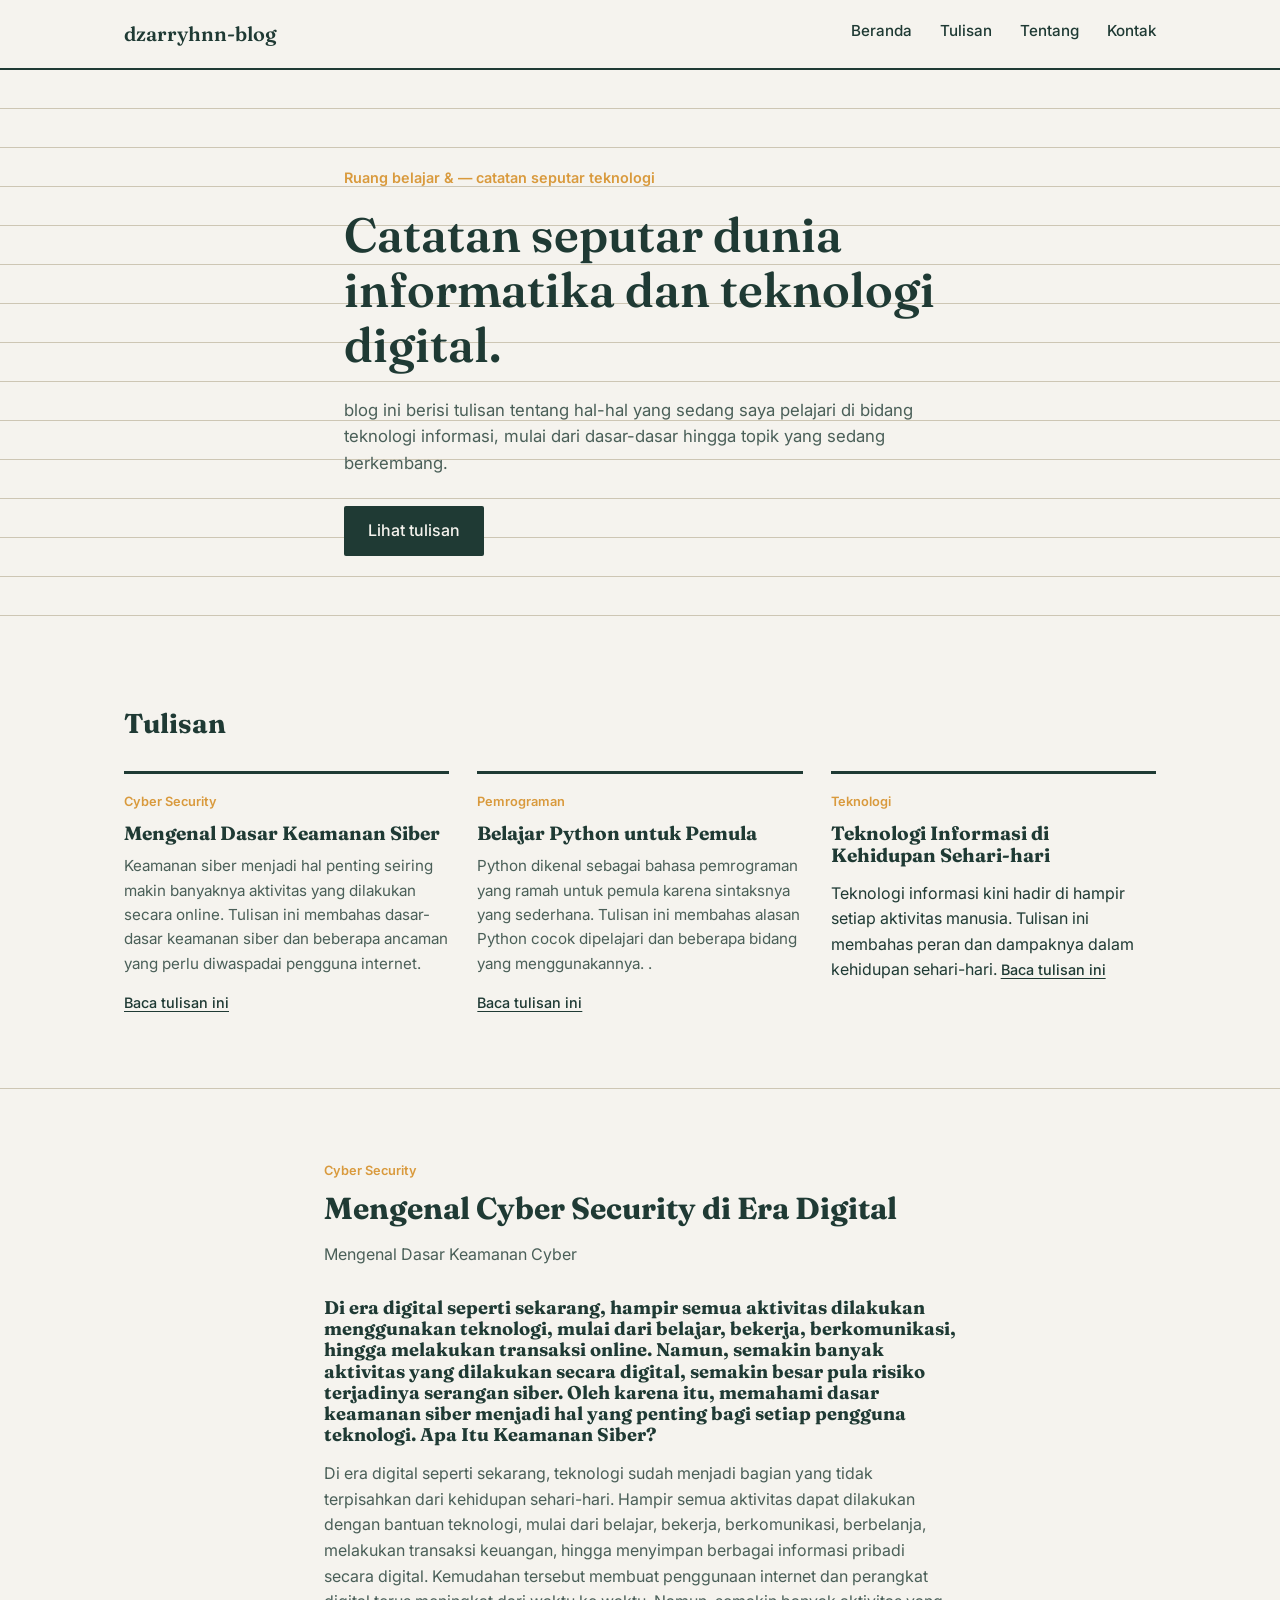
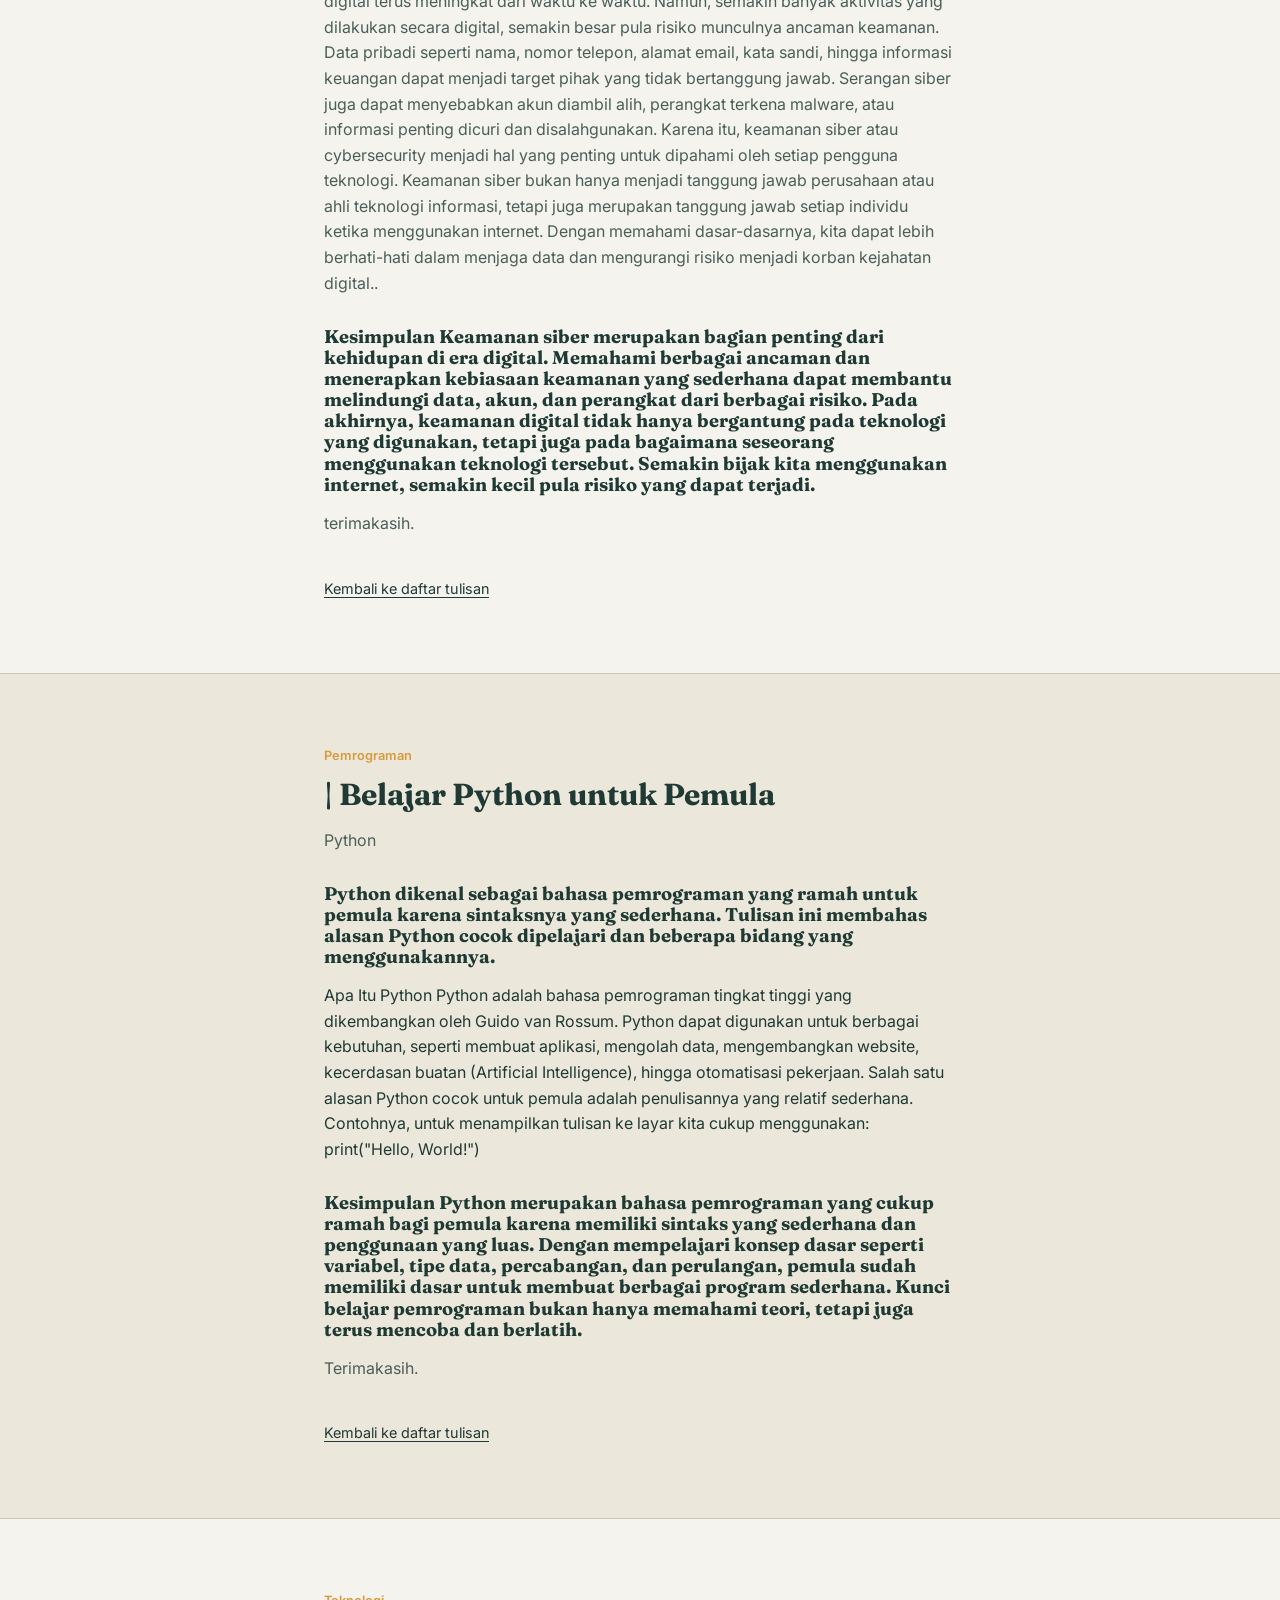
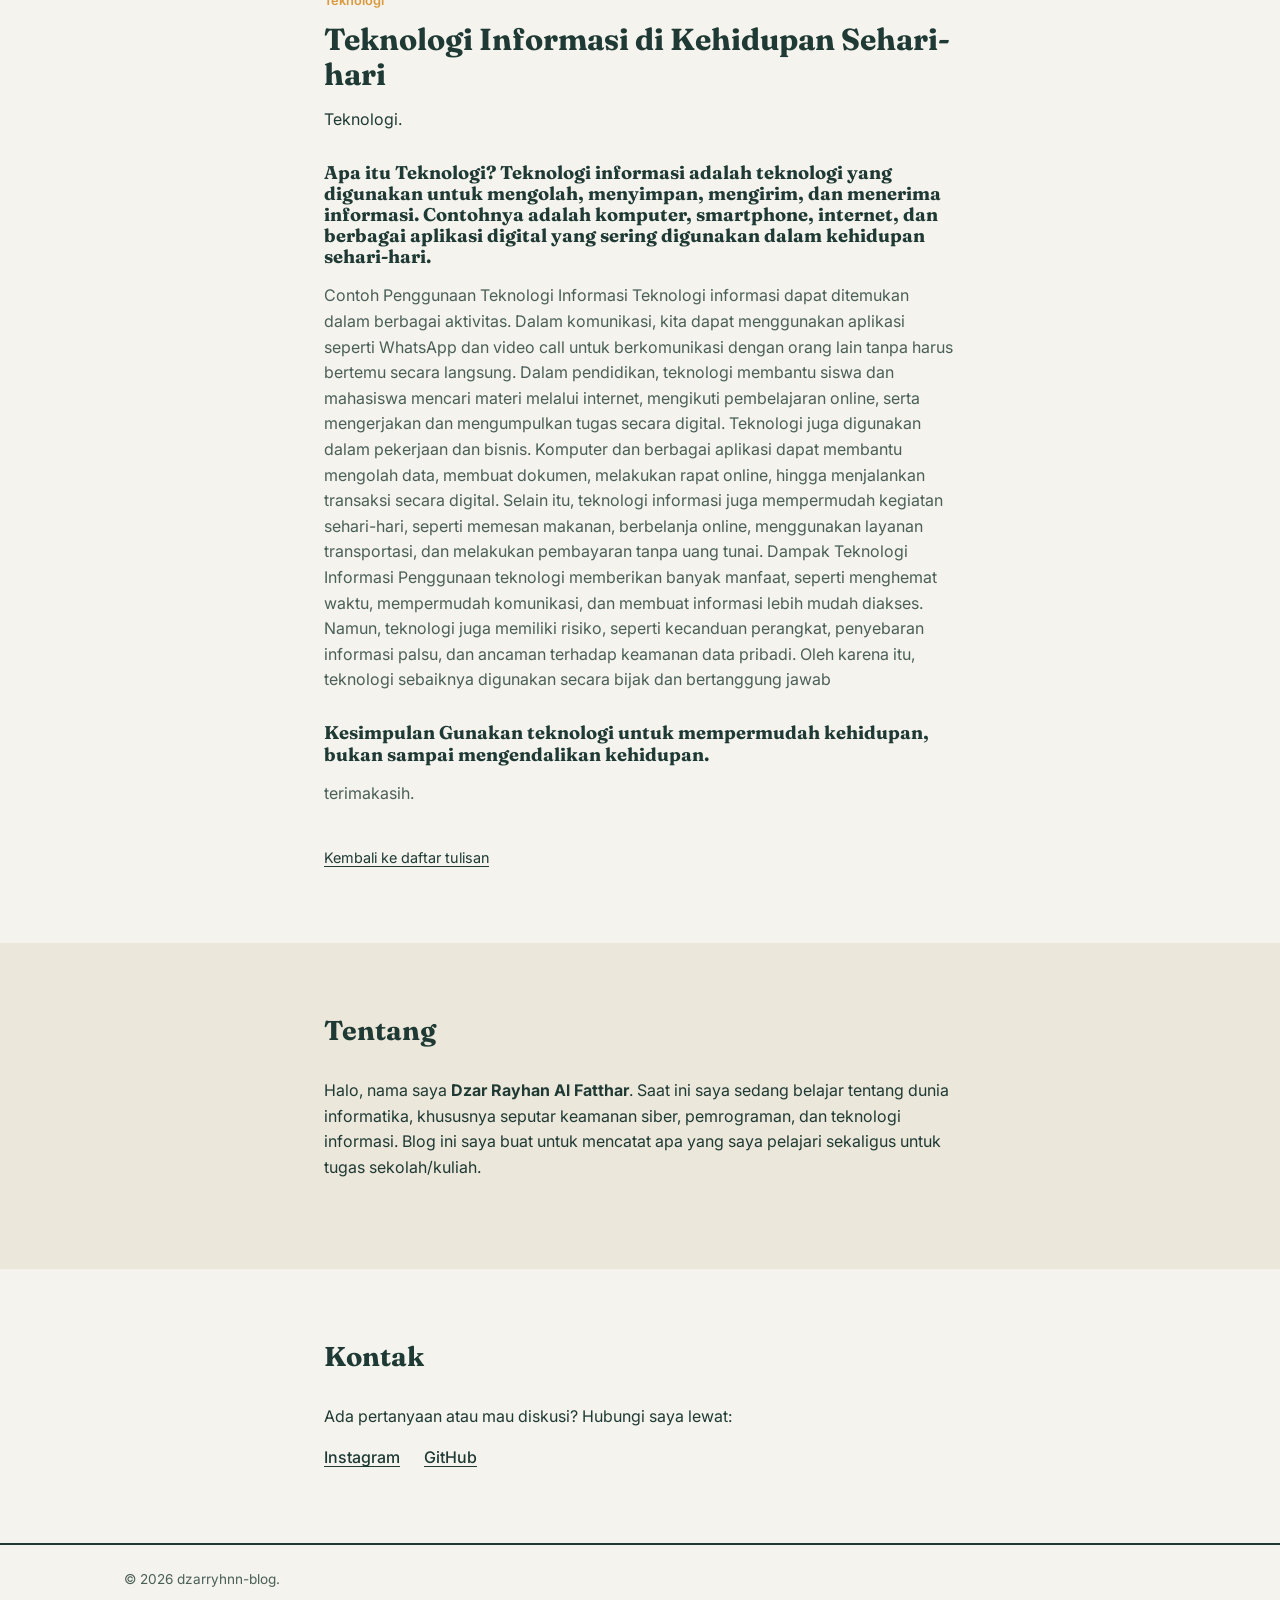
<file: index.html>
<!DOCTYPE html>
<html lang="id">
<head>
  <meta charset="UTF-8" />
  <meta name="viewport" content="width=device-width, initial-scale=1.0" />
  <title>dzarryhnn-blog</title>
  <link rel="preconnect" href="https://fonts.googleapis.com" />
  <link rel="preconnect" href="https://fonts.gstatic.com" crossorigin />
  <link href="https://fonts.googleapis.com/css2?family=Fraunces:opsz,wght@9..144,400;9..144,600;9..144,700&family=Inter:wght@400;500;600&display=swap" rel="stylesheet" />
  <link rel="stylesheet" href="style.css" />
</head>
<body>

  <header class="site-header">
    <div class="wrap header-inner">
      <a href="#" class="brand">dzarryhnn-blog</a>
      <nav class="nav">
        <a href="#">Beranda</a>
        <a href="#tulisan">Tulisan</a>
        <a href="#tentang">Tentang</a>
        <a href="#kontak">Kontak</a>
      </nav>
    </div>
  </header>

  <section class="hero">
    <div class="wrap hero-inner">
      <p class="hero-tag">Ruang belajar & &mdash; catatan seputar teknologi</p>
      <h1>Catatan seputar dunia informatika dan teknologi digital.</h1>
      <p class="hero-desc">
        blog ini berisi tulisan tentang hal-hal yang sedang saya pelajari di bidang teknologi informasi, mulai dari dasar-dasar hingga topik yang sedang berkembang.
      </p>
      <a href="#tulisan" class="btn">Lihat tulisan</a>
    </div>
  </section>

  <section id="tulisan" class="posts">
    <div class="wrap">
      <h2 class="section-title">Tulisan</h2>

      <div class="post-grid">

        <article class="post-card">
          <span class="post-topic">Cyber Security</span>
          <h3><a href="#post-satu">Mengenal Dasar Keamanan Siber</a></h3>
          <p>Keamanan siber menjadi hal penting seiring makin banyaknya aktivitas yang dilakukan secara online. Tulisan ini membahas dasar-dasar keamanan siber dan beberapa ancaman yang perlu diwaspadai pengguna internet.
</p>
          <a href="#post-satu" class="post-link">Baca tulisan ini</a>
        </article>

        <article class="post-card">
          <span class="post-topic">Pemrograman</span>
          <h3><a href="#post-dua">Belajar Python untuk Pemula</a></h3>
          <p>Python dikenal sebagai bahasa pemrograman yang ramah untuk pemula karena sintaksnya yang sederhana. Tulisan ini membahas alasan Python cocok dipelajari dan beberapa bidang yang menggunakannya.
.</p>
          <a href="#post-dua" class="post-link">Baca tulisan ini</a>
        </article>

        <article class="post-card">
          <span class="post-topic">Teknologi</span>
          <h3><a href="#post-tiga">Teknologi Informasi di Kehidupan Sehari-hari</a></h3>
          <p></p>Teknologi informasi kini hadir di hampir setiap aktivitas manusia. Tulisan ini membahas peran dan dampaknya dalam kehidupan sehari-hari.

          <a href="#post-tiga" class="post-link">Baca tulisan ini</a>
        </article>

      </div>
    </div>
  </section>

  <section id="post-satu" class="post-detail">
    <div class="wrap wrap-narrow">
      <span class="post-topic">Cyber Security</span>
      <h2>Mengenal Cyber Security di Era Digital</h2>
      <p>Mengenal Dasar Keamanan Cyber</p>
      <h3>Di era digital seperti sekarang, hampir semua aktivitas dilakukan menggunakan teknologi, mulai dari belajar, bekerja, berkomunikasi, hingga melakukan transaksi online. Namun, semakin banyak aktivitas yang dilakukan secara digital, semakin besar pula risiko terjadinya serangan siber. Oleh karena itu, memahami dasar keamanan siber menjadi hal yang penting bagi setiap pengguna teknologi.
Apa Itu Keamanan Siber?</h3>
      <p>Di era digital seperti sekarang, teknologi sudah menjadi bagian yang tidak terpisahkan dari kehidupan sehari-hari. Hampir semua aktivitas dapat dilakukan dengan bantuan teknologi, mulai dari belajar, bekerja, berkomunikasi, berbelanja, melakukan transaksi keuangan, hingga menyimpan berbagai informasi pribadi secara digital. Kemudahan tersebut membuat penggunaan internet dan perangkat digital terus meningkat dari waktu ke waktu.
Namun, semakin banyak aktivitas yang dilakukan secara digital, semakin besar pula risiko munculnya ancaman keamanan. Data pribadi seperti nama, nomor telepon, alamat email, kata sandi, hingga informasi keuangan dapat menjadi target pihak yang tidak bertanggung jawab. Serangan siber juga dapat menyebabkan akun diambil alih, perangkat terkena malware, atau informasi penting dicuri dan disalahgunakan.
Karena itu, keamanan siber atau cybersecurity menjadi hal yang penting untuk dipahami oleh setiap pengguna teknologi. Keamanan siber bukan hanya menjadi tanggung jawab perusahaan atau ahli teknologi informasi, tetapi juga merupakan tanggung jawab setiap individu ketika menggunakan internet. Dengan memahami dasar-dasarnya, kita dapat lebih berhati-hati dalam menjaga data dan mengurangi risiko menjadi korban kejahatan digital..</p>
      <h3>Kesimpulan
        Keamanan siber merupakan bagian penting dari kehidupan di era digital. Memahami berbagai ancaman dan menerapkan kebiasaan keamanan yang sederhana dapat membantu melindungi data, akun, dan perangkat dari berbagai risiko.
Pada akhirnya, keamanan digital tidak hanya bergantung pada teknologi yang digunakan, tetapi juga pada bagaimana seseorang menggunakan teknologi tersebut. Semakin bijak kita menggunakan internet, semakin kecil pula risiko yang dapat terjadi.
      </h3>
      <p>terimakasih.</p>
      <a href="#tulisan" class="back-link">Kembali ke daftar tulisan</a>
    </div>
  </section>

  <section id="post-dua" class="post-detail alt">
    <div class="wrap wrap-narrow">
      <span class="post-topic">Pemrograman</span>
      <h2>| Belajar Python untuk Pemula</h2>
      <p>Python</p>
      <h3>Python dikenal sebagai bahasa pemrograman yang ramah untuk pemula karena sintaksnya yang sederhana. Tulisan ini membahas alasan Python cocok dipelajari dan beberapa bidang yang menggunakannya.</h3>
      <p></p>Apa Itu Python

Python adalah bahasa pemrograman tingkat tinggi yang dikembangkan oleh Guido van Rossum. Python dapat digunakan untuk berbagai kebutuhan, seperti membuat aplikasi, mengolah data, mengembangkan website, kecerdasan buatan (Artificial Intelligence), hingga otomatisasi pekerjaan.
Salah satu alasan Python cocok untuk pemula adalah penulisannya yang relatif sederhana. Contohnya, untuk menampilkan tulisan ke layar kita cukup menggunakan:
print("Hello, World!")
      <h3>Kesimpulan
        Python merupakan bahasa pemrograman yang cukup ramah bagi pemula karena memiliki sintaks yang sederhana dan penggunaan yang luas. Dengan mempelajari konsep dasar seperti variabel, tipe data, percabangan, dan perulangan, pemula sudah memiliki dasar untuk membuat berbagai program sederhana.
Kunci belajar pemrograman bukan hanya memahami teori, tetapi juga terus mencoba dan berlatih.
      </h3>
      <p>Terimakasih.</p>
      <a href="#tulisan" class="back-link">Kembali ke daftar tulisan</a>
    </div>
  </section>

  <section id="post-tiga" class="post-detail">
    <div class="wrap wrap-narrow">
      <span class="post-topic">Teknologi</span>
      <h2>Teknologi Informasi di Kehidupan Sehari-hari</h2 
      <p>Teknologi.</p>
      <h3>Apa itu Teknologi?
        Teknologi informasi adalah teknologi yang digunakan untuk mengolah, menyimpan, mengirim, dan menerima informasi. Contohnya adalah komputer, smartphone, internet, dan berbagai aplikasi digital yang sering digunakan dalam kehidupan sehari-hari.
      </h3>
          <p> Contoh Penggunaan Teknologi Informasi

Teknologi informasi dapat ditemukan dalam berbagai aktivitas. Dalam komunikasi, kita dapat menggunakan aplikasi seperti WhatsApp dan video call untuk berkomunikasi dengan orang lain tanpa harus bertemu secara langsung.
Dalam pendidikan, teknologi membantu siswa dan mahasiswa mencari materi melalui internet, mengikuti pembelajaran online, serta mengerjakan dan mengumpulkan tugas secara digital.
Teknologi juga digunakan dalam pekerjaan dan bisnis. Komputer dan berbagai aplikasi dapat membantu mengolah data, membuat dokumen, melakukan rapat online, hingga menjalankan transaksi secara digital.
Selain itu, teknologi informasi juga mempermudah kegiatan sehari-hari, seperti memesan makanan, berbelanja online, menggunakan layanan transportasi, dan melakukan pembayaran tanpa uang tunai.
Dampak Teknologi Informasi
Penggunaan teknologi memberikan banyak manfaat, seperti menghemat waktu, mempermudah komunikasi, dan membuat informasi lebih mudah diakses. Namun, teknologi juga memiliki risiko, seperti kecanduan perangkat, penyebaran informasi palsu, dan ancaman terhadap keamanan data pribadi.
Oleh karena itu, teknologi sebaiknya digunakan secara bijak dan bertanggung jawab </p>
      <h3>Kesimpulan
        Gunakan teknologi untuk mempermudah kehidupan, bukan sampai mengendalikan kehidupan.
      </h3>
      <p>terimakasih.</p>
      <a href="#tulisan" class="back-link">Kembali ke daftar tulisan</a>
    </div>
  </section>

  <section id="tentang" class="about">
    <div class="wrap wrap-narrow">
      <h2 class="section-title">Tentang</h2>
      <p>
        Halo, nama saya <strong>Dzar Rayhan Al Fatthar</strong>. Saat ini saya sedang belajar tentang dunia
  informatika, khususnya seputar keamanan siber, pemrograman, dan teknologi informasi.
  Blog ini saya buat untuk mencatat apa yang saya pelajari sekaligus untuk tugas sekolah/kuliah.
      </p>
    </div>
  </section>

  <section id="kontak" class="contact">
    <div class="wrap wrap-narrow">
      <h2 class="section-title">Kontak</h2>
      <p>Ada pertanyaan atau mau diskusi? Hubungi saya lewat:</p>
      <div class="contact-links">
        <a href="https://www.instagram.com/dzrr.ryhnn?stkn=bWprNTM3YWl1cHE5&utm_source=qr" target="_blank">Instagram</a>
        <a href="https://github.com/dzarryhn-blog" target="_blank">GitHub</a>
      </div>
    </div>
  </section>

  <footer class="site-footer">
    <div class="wrap">
      <p>&copy; 2026 dzarryhnn-blog.</p>
    </div>
  </footer>

</body>
</html>
</file>
<file: style.css>
/* ===== Tokens ===== */
:root {
  --ink: #1f3a34;        /* dark chalkboard green, used for text & header */
  --paper: #f5f3ee;      /* warm off-white paper */
  --paper-alt: #ece7db;  /* slightly darker paper for alternating sections */
  --rule: #cdc6b4;       /* notebook rule lines */
  --mustard: #d99a3d;    /* single accent color */
  --ink-soft: #4a5f58;   /* muted body text */

  --font-display: "Fraunces", Georgia, serif;
  --font-body: "Inter", -apple-system, BlinkMacSystemFont, sans-serif;
}

* { box-sizing: border-box; }

html {
  scroll-behavior: smooth;
}

body {
  margin: 0;
  font-family: var(--font-body);
  color: var(--ink);
  background: var(--paper);
  line-height: 1.6;
}

.wrap {
  max-width: 1080px;
  margin: 0 auto;
  padding: 0 24px;
}

.wrap-narrow {
  max-width: 680px;
}

h1, h2, h3 {
  font-family: var(--font-display);
  line-height: 1.15;
  margin: 0 0 0.5em 0;
}

a {
  color: inherit;
}

/* ===== Header ===== */
.site-header {
  border-bottom: 2px solid var(--ink);
  background: var(--paper);
  position: sticky;
  top: 0;
  z-index: 10;
}

.header-inner {
  display: flex;
  align-items: center;
  justify-content: space-between;
  padding-top: 18px;
  padding-bottom: 18px;
}

.brand {
  font-family: var(--font-display);
  font-weight: 600;
  font-size: 1.25rem;
  text-decoration: none;
}

.nav {
  display: flex;
  gap: 28px;
}

.nav a {
  text-decoration: none;
  font-size: 0.95rem;
  font-weight: 500;
  border-bottom: 2px solid transparent;
  padding-bottom: 4px;
  transition: border-color 0.15s ease;
}

.nav a:hover {
  border-color: var(--mustard);
}

/* ===== Hero ===== */
.hero {
  padding: 96px 0 80px;
  background-image: repeating-linear-gradient(
    to bottom,
    transparent,
    transparent 38px,
    var(--rule) 38px,
    var(--rule) 39px
  );
}

.hero-inner {
  max-width: 640px;
}

.hero-tag {
  font-size: 0.9rem;
  color: var(--mustard);
  font-weight: 600;
  margin: 0 0 18px 0;
}

.hero h1 {
  font-size: clamp(2.1rem, 4vw, 3rem);
  font-weight: 600;
}

.hero-desc {
  color: var(--ink-soft);
  font-size: 1.05rem;
  max-width: 52ch;
}

.btn {
  display: inline-block;
  margin-top: 12px;
  padding: 12px 24px;
  background: var(--ink);
  color: var(--paper);
  text-decoration: none;
  font-weight: 500;
  border-radius: 2px;
}

.btn:hover {
  background: var(--mustard);
  color: var(--ink);
}

/* ===== Section shared ===== */
.section-title {
  font-size: 1.7rem;
  margin-bottom: 32px;
}

.posts, .about, .contact {
  padding: 72px 0;
}

.about {
  background: var(--paper-alt);
}

/* ===== Post grid ===== */
.post-grid {
  display: grid;
  grid-template-columns: repeat(3, 1fr);
  gap: 28px;
}

.post-card {
  border-top: 3px solid var(--ink);
  padding-top: 18px;
}

.post-topic {
  display: block;
  font-size: 0.8rem;
  font-weight: 600;
  color: var(--mustard);
  margin-bottom: 10px;
}

.post-card h3 {
  font-size: 1.2rem;
  margin-bottom: 10px;
}

.post-card h3 a {
  text-decoration: none;
}

.post-card p {
  color: var(--ink-soft);
  font-size: 0.95rem;
  margin: 0 0 14px 0;
}

.post-link {
  font-size: 0.9rem;
  font-weight: 500;
  text-decoration: underline;
  text-underline-offset: 3px;
}

/* ===== Post detail ===== */
.post-detail {
  padding: 72px 0;
  border-top: 1px solid var(--rule);
}

.post-detail.alt {
  background: var(--paper-alt);
}

.post-detail h2 {
  font-size: 1.9rem;
  margin-top: 6px;
}

.post-detail h3 {
  font-size: 1.15rem;
  margin-top: 1.6em;
}

.post-detail p {
  color: var(--ink-soft);
}

.back-link {
  display: inline-block;
  margin-top: 24px;
  font-size: 0.9rem;
  text-decoration: underline;
  text-underline-offset: 3px;
}

/* ===== Contact ===== */
.contact-links {
  display: flex;
  gap: 24px;
  margin-top: 16px;
}

.contact-links a {
  text-decoration: underline;
  text-underline-offset: 3px;
  font-weight: 500;
}

/* ===== Footer ===== */
.site-footer {
  border-top: 2px solid var(--ink);
  padding: 24px 0;
}

.site-footer p {
  margin: 0;
  font-size: 0.85rem;
  color: var(--ink-soft);
}

/* ===== Responsive ===== */
@media (max-width: 800px) {
  .post-grid {
    grid-template-columns: 1fr;
  }
  .nav {
    gap: 16px;
  }
  .hero {
    padding: 64px 0 56px;
  }
}

/* ===== Accessibility ===== */
a:focus-visible,
button:focus-visible {
  outline: 2px solid var(--mustard);
  outline-offset: 2px;
}

@media (prefers-reduced-motion: reduce) {
  html {
    scroll-behavior: auto;
  }
  * {
    transition: none !important;
  }
}
</file>
